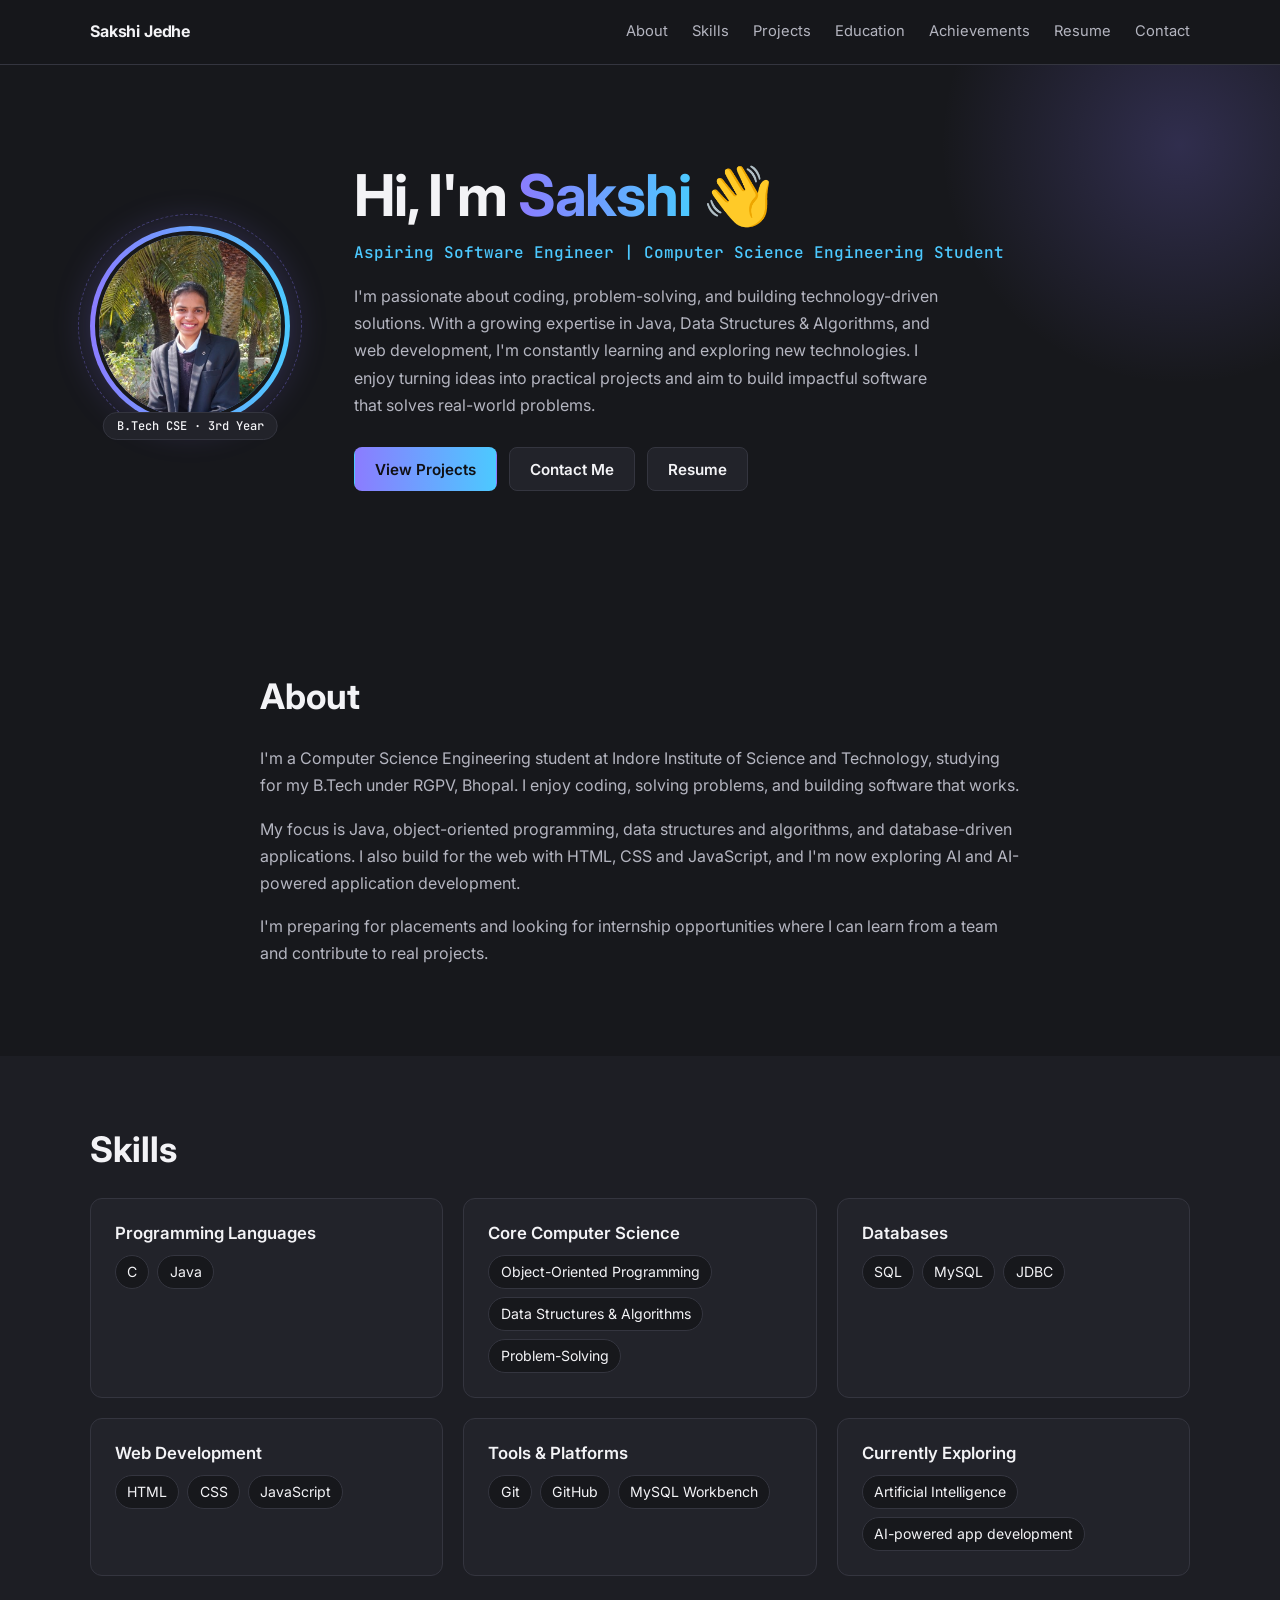
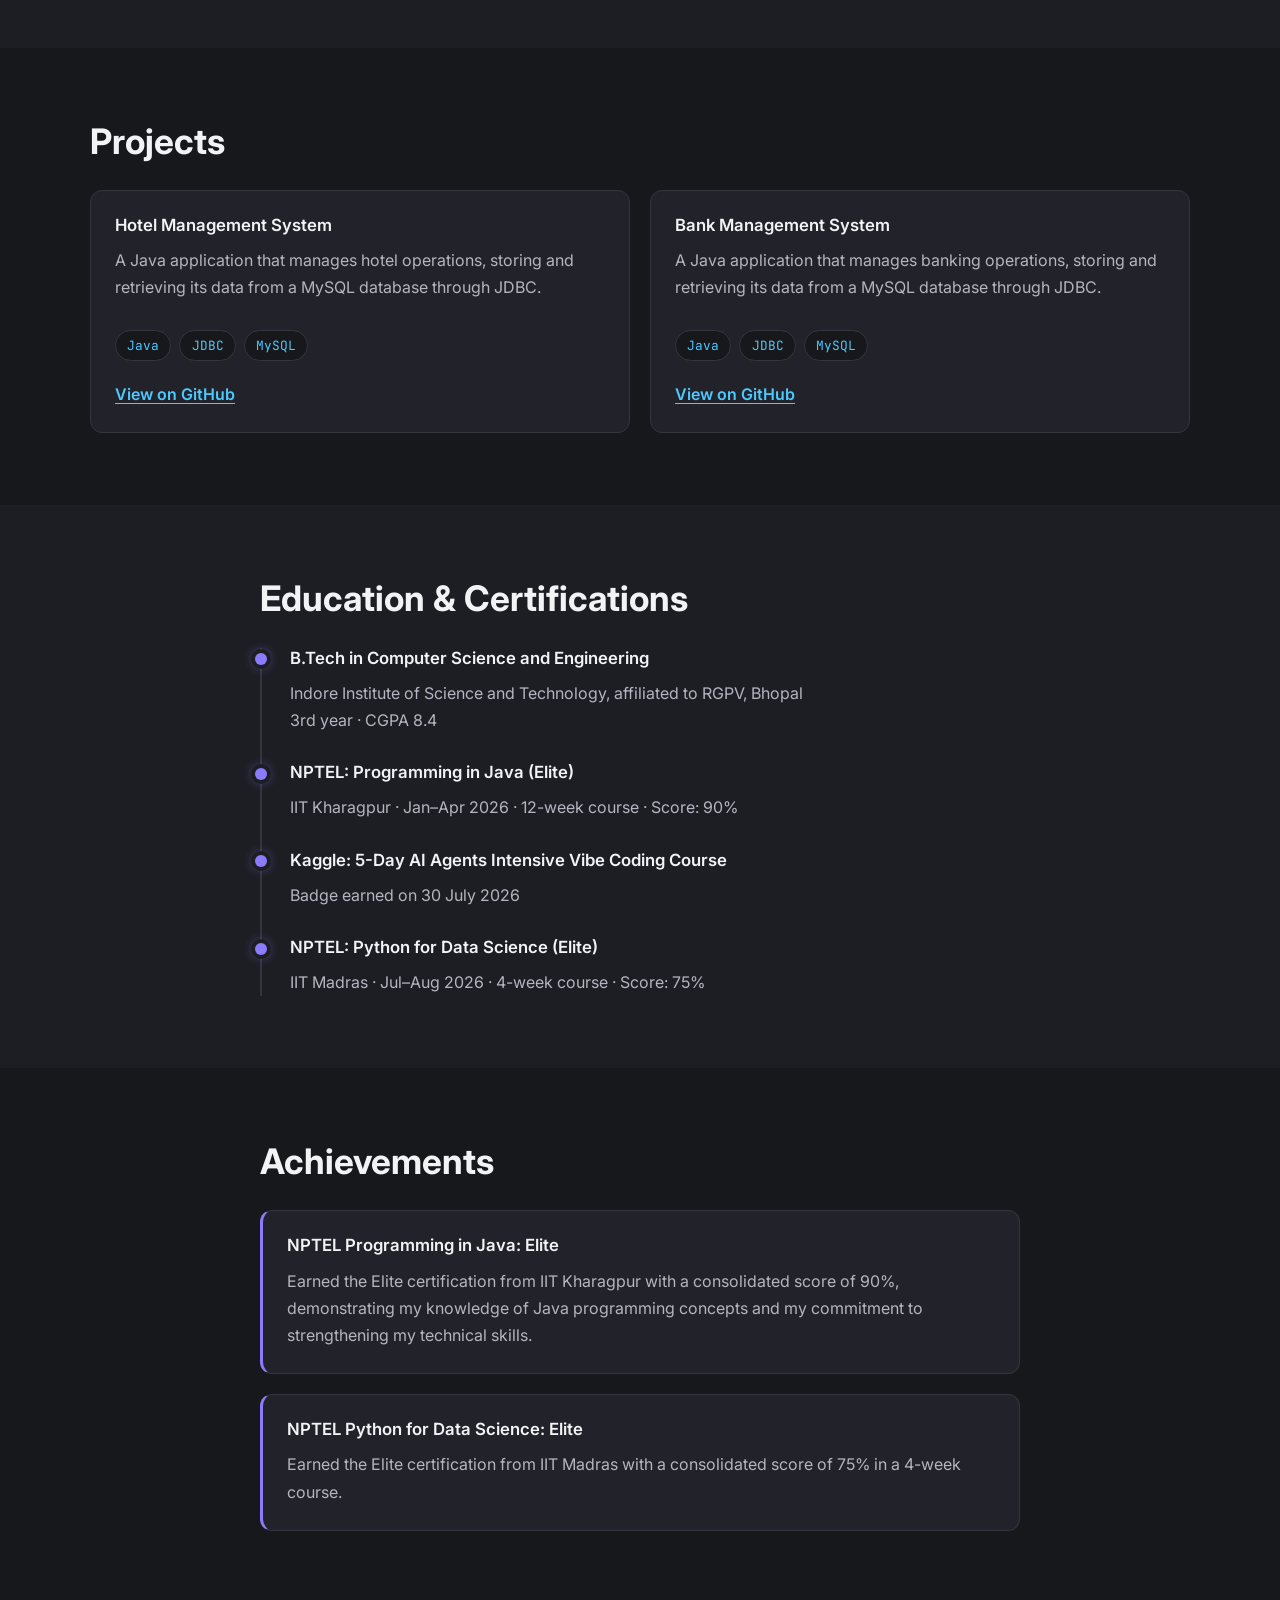
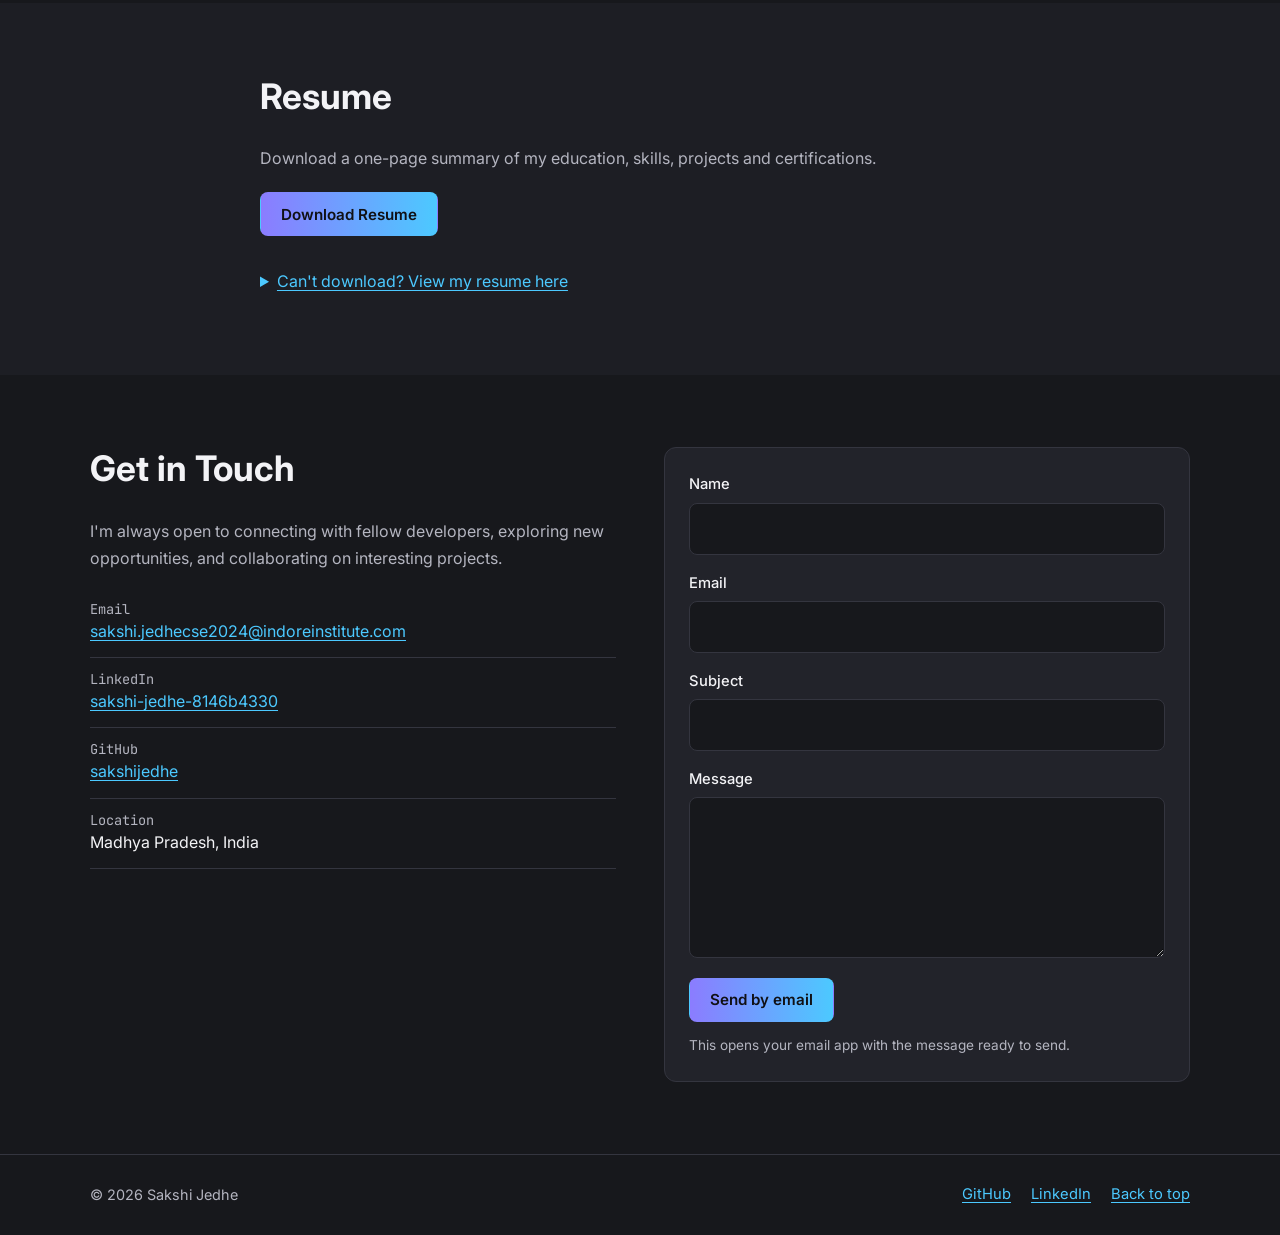
<file: index.html>
<!DOCTYPE html>
<html lang="en">
<head>
  <meta charset="UTF-8">
  <meta name="viewport" content="width=device-width, initial-scale=1">
  <title>Sakshi Jedhe | Aspiring Software Engineer</title>
  <meta name="description" content="Portfolio of Sakshi Jedhe, B.Tech CSE student skilled in Java, DSA, SQL and web development.">
  <meta name="theme-color" content="#141519">
  <link rel="preconnect" href="https://fonts.googleapis.com">
  <link rel="preconnect" href="https://fonts.gstatic.com" crossorigin>
  <link href="https://fonts.googleapis.com/css2?family=Inter:wght@400;500;600;700&family=JetBrains+Mono:wght@400;500&display=swap" rel="stylesheet">
  <link rel="stylesheet" href="style.css">
</head>
<body id="top">
  <a class="skip" href="#main">Skip to content</a>
  <input type="checkbox" id="nav-toggle" class="nav-toggle" aria-label="Toggle navigation menu">

  <header class="site-header">
    <div class="wrap bar">
      <a class="brand" href="#top">Sakshi Jedhe</a>
      <label for="nav-toggle" class="burger" aria-hidden="true"><span></span></label>
      <nav aria-label="Main navigation">
        <ul>
          <li><a href="#about">About</a></li>
          <li><a href="#skills">Skills</a></li>
          <li><a href="#projects">Projects</a></li>
          <li><a href="#education">Education</a></li>
          <li><a href="#achievements">Achievements</a></li>
          <li><a href="#resume">Resume</a></li>
          <li><a href="#contact">Contact</a></li>
        </ul>
      </nav>
    </div>
  </header>

  <main id="main">
    <section class="hero">
      <div class="wrap hero-grid">
        <figure class="photo">
          <img src="assests/profile.jpg" alt="Sakshi Jedhe smiling, wearing a dark blazer" width="600" height="600" fetchpriority="high">
          <figcaption>B.Tech CSE &middot; 3rd Year</figcaption>
        </figure>
        <div>
          <h1>Hi, I'm <span class="name">Sakshi</span> <span aria-hidden="true">👋</span></h1>
          <p class="role">Aspiring Software Engineer | Computer Science Engineering Student</p>
          <p class="lead">I'm passionate about coding, problem-solving, and building technology-driven solutions. With a growing expertise in Java, Data Structures &amp; Algorithms, and web development, I'm constantly learning and exploring new technologies. I enjoy turning ideas into practical projects and aim to build impactful software that solves real-world problems.</p>
          <div class="actions">
            <a class="btn primary" href="#projects">View Projects</a>
            <a class="btn" href="#contact">Contact Me</a>
            <a class="btn" href="#resume">Resume</a>
          </div>
        </div>
      </div>
    </section>

    <section id="about" class="section">
      <div class="wrap narrow">
        <h2>About</h2>
        <p>I'm a Computer Science Engineering student at Indore Institute of Science and Technology, studying for my B.Tech under RGPV, Bhopal. I enjoy coding, solving problems, and building software that works.</p>
        <p>My focus is Java, object-oriented programming, data structures and algorithms, and database-driven applications. I also build for the web with HTML, CSS and JavaScript, and I'm now exploring AI and AI-powered application development.</p>
        <p>I'm preparing for placements and looking for internship opportunities where I can learn from a team and contribute to real projects.</p>
      </div>
    </section>

    <section id="skills" class="section alt">
      <div class="wrap">
        <h2>Skills</h2>
        <div class="grid skills">
          <article class="card"><h3>Programming Languages</h3><ul class="tags"><li>C</li><li>Java</li></ul></article>
          <article class="card"><h3>Core Computer Science</h3><ul class="tags"><li>Object-Oriented Programming</li><li>Data Structures &amp; Algorithms</li><li>Problem-Solving</li></ul></article>
          <article class="card"><h3>Databases</h3><ul class="tags"><li>SQL</li><li>MySQL</li><li>JDBC</li></ul></article>
          <article class="card"><h3>Web Development</h3><ul class="tags"><li>HTML</li><li>CSS</li><li>JavaScript</li></ul></article>
          <article class="card"><h3>Tools &amp; Platforms</h3><ul class="tags"><li>Git</li><li>GitHub</li><li>MySQL Workbench</li></ul></article>
          <article class="card"><h3>Currently Exploring</h3><ul class="tags"><li>Artificial Intelligence</li><li>AI-powered app development</li></ul></article>
        </div>
      </div>
    </section>

    <section id="projects" class="section">
      <div class="wrap">
        <h2>Projects</h2>
        <div class="grid two">
          <article class="card project">
            <h3>Hotel Management System</h3>
            <p>A Java application that manages hotel operations, storing and retrieving its data from a MySQL database through JDBC.</p>
            <ul class="tags mono"><li>Java</li><li>JDBC</li><li>MySQL</li></ul>
            <a class="link" href="https://github.com/sakshijedhe/Java-Projects" target="_blank" rel="noopener noreferrer">View on GitHub<span class="sr"> (opens in a new tab)</span></a>
          </article>
          <article class="card project">
            <h3>Bank Management System</h3>
            <p>A Java application that manages banking operations, storing and retrieving its data from a MySQL database through JDBC.</p>
            <ul class="tags mono"><li>Java</li><li>JDBC</li><li>MySQL</li></ul>
            <a class="link" href="https://github.com/sakshijedhe/Java-Projects" target="_blank" rel="noopener noreferrer">View on GitHub<span class="sr"> (opens in a new tab)</span></a>
          </article>
        </div>
      </div>
    </section>

    <section id="education" class="section alt">
      <div class="wrap narrow">
        <h2>Education &amp; Certifications</h2>
        <ol class="timeline">
          <li>
            <h3>B.Tech in Computer Science and Engineering</h3>
            <p>Indore Institute of Science and Technology, affiliated to RGPV, Bhopal<br>3rd year &middot; CGPA 8.4</p>
          </li>
          <li>
            <h3>NPTEL: Programming in Java (Elite)</h3>
            <p>IIT Kharagpur &middot; Jan&ndash;Apr 2026 &middot; 12-week course &middot; Score: 90%</p>
          </li>
          <li>
            <h3>Kaggle: 5-Day AI Agents Intensive Vibe Coding Course</h3>
            <p>Badge earned on 30 July 2026</p>
          </li>
          <li>
            <h3>NPTEL: Python for Data Science (Elite)</h3>
            <p>IIT Madras &middot; Jul&ndash;Aug 2026 &middot; 4-week course &middot; Score: 75%</p>
          </li>
        </ol>
      </div>
    </section>

    <section id="achievements" class="section">
      <div class="wrap narrow">
        <h2>Achievements</h2>
        <article class="card highlight">
          <h3>NPTEL Programming in Java: Elite</h3>
          <p>Earned the Elite certification from IIT Kharagpur with a consolidated score of 90%, demonstrating my knowledge of Java programming concepts and my commitment to strengthening my technical skills.</p>
        </article>
        <article class="card highlight">
          <h3>NPTEL Python for Data Science: Elite</h3>
          <p>Earned the Elite certification from IIT Madras with a consolidated score of 75% in a 4-week course.</p>
        </article>
      </div>
    </section>

    <section id="resume" class="section alt">
      <div class="wrap narrow">
        <h2>Resume</h2>
        <p>Download a one-page summary of my education, skills, projects and certifications.</p>
        <div class="actions">
          <a class="btn primary" href="assests/resume.pdf" target="_blank" rel="noopener noreferrer">Download Resume<span class="sr"> (opens the PDF in a new tab)</span></a>
        </div>
        <details class="resume-view">
          <summary>Can't download? View my resume here</summary>
          <div class="resume-sheet">
            <img src="assests/resume.png" alt="Sakshi Jedhe's one-page resume: summary, education, skills, projects, certifications and achievements" width="1075" height="1521" loading="lazy">
          </div>
        </details>
      </div>
    </section>

    <section id="contact" class="section">
      <div class="wrap grid two contact">
        <div>
          <h2>Get in Touch</h2>
          <p>I'm always open to connecting with fellow developers, exploring new opportunities, and collaborating on interesting projects.</p>
          <ul class="details">
            <li><span>Email</span><a href="mailto:sakshi.jedhecse2024@indoreinstitute.com">sakshi.jedhecse2024@indoreinstitute.com</a></li>
            <li><span>LinkedIn</span><a href="https://www.linkedin.com/in/sakshi-jedhe-8146b4330" target="_blank" rel="noopener noreferrer">sakshi-jedhe-8146b4330<span class="sr"> (opens in a new tab)</span></a></li>
            <li><span>GitHub</span><a href="https://github.com/sakshijedhe" target="_blank" rel="noopener noreferrer">sakshijedhe<span class="sr"> (opens in a new tab)</span></a></li>
            <li><span>Location</span>Madhya Pradesh, India</li>
          </ul>
        </div>
        <form class="card" action="mailto:sakshi.jedhecse2024@indoreinstitute.com" method="post" enctype="text/plain">
          <div class="field"><label for="name">Name</label>
          <input id="name" name="name" type="text" autocomplete="name" required></div>
          <div class="field"><label for="email">Email</label>
          <input id="email" name="email" type="email" autocomplete="email" required></div>
          <div class="field"><label for="subject">Subject</label>
          <input id="subject" name="subject" type="text"></div>
          <div class="field"><label for="message">Message</label>
          <textarea id="message" name="message" rows="5" required></textarea></div>
          <button class="btn primary" type="submit">Send by email</button>
          <p class="note">This opens your email app with the message ready to send.</p>
        </form>
      </div>
    </section>
  </main>

  <footer class="site-footer">
    <div class="wrap bar">
      <p>&copy; 2026 Sakshi Jedhe</p>
      <ul class="social">
        <li><a href="https://github.com/sakshijedhe" target="_blank" rel="noopener noreferrer">GitHub<span class="sr"> (opens in a new tab)</span></a></li>
        <li><a href="https://www.linkedin.com/in/sakshi-jedhe-8146b4330" target="_blank" rel="noopener noreferrer">LinkedIn<span class="sr"> (opens in a new tab)</span></a></li>
        <li><a href="#top">Back to top</a></li>
      </ul>
    </div>
  </footer>
</body>
</html>
</file>
<file: style.css>
/* ===== Tokens ===== */
:root {
  --bg: #17181c;
  --bg-alt: #1d1e24;
  --card: #22232a;
  --line: #34353f;
  --text: #f3f3f6;
  --muted: #b4b5c0;
  --violet: #8b7cff;
  --blue: #4cc9ff;
  --grad: linear-gradient(90deg, var(--violet), var(--blue));
  --font: "Inter", system-ui, -apple-system, "Segoe UI", Roboto, sans-serif;
  --mono: "JetBrains Mono", ui-monospace, Consolas, monospace;
  --radius: 12px;
  --header-h: 64px;
}

/* ===== Base ===== */
*, *::before, *::after { box-sizing: border-box; }
html { scroll-behavior: smooth; scroll-padding-top: calc(var(--header-h) + 8px); }
body { margin: 0; background: var(--bg); color: var(--text); font: 400 1rem/1.7 var(--font); overflow-x: hidden; }
h1, h2, h3 { line-height: 1.2; margin: 0 0 .75rem; }
h1 { font-size: clamp(2.2rem, 6vw, 3.6rem); font-weight: 700; letter-spacing: -.02em; }
h2 { font-size: clamp(1.6rem, 4vw, 2.2rem); margin-bottom: 1.75rem; }
h3 { font-size: 1.05rem; font-weight: 600; }
p { margin: 0 0 1rem; color: var(--muted); }
ul, ol { list-style: none; margin: 0; padding: 0; }
a { color: var(--blue); text-decoration-thickness: 1px; text-underline-offset: 3px; }
a:hover { color: var(--text); }
:focus-visible { outline: 3px solid var(--blue); outline-offset: 3px; border-radius: 4px; }
.wrap { width: min(1100px, 100% - 2.5rem); margin-inline: auto; }
.narrow { max-width: 760px; }
.sr { position: absolute; width: 1px; height: 1px; overflow: hidden; clip-path: inset(50%); white-space: nowrap; }
.skip { position: absolute; left: 1rem; top: -4rem; background: var(--text); color: var(--bg); padding: .5rem 1rem; z-index: 100; border-radius: 6px; }
.skip:focus { top: 1rem; }

/* ===== Header and CSS-only mobile menu ===== */
.nav-toggle { position: fixed; top: 14px; right: 14px; width: 40px; height: 36px; opacity: 0; z-index: 60; margin: 0; cursor: pointer; }
.site-header { position: sticky; top: 0; z-index: 50; background: rgba(23, 24, 28, .92); backdrop-filter: blur(8px); border-bottom: 1px solid var(--line); }
.bar { display: flex; align-items: center; justify-content: space-between; min-height: var(--header-h); gap: 1rem; flex-wrap: wrap; }
.brand { color: var(--text); font-weight: 700; text-decoration: none; letter-spacing: -.01em; }
.burger { width: 40px; height: 36px; display: grid; place-items: center; cursor: pointer; }
.burger span, .burger span::before, .burger span::after { display: block; width: 22px; height: 2px; background: var(--text); border-radius: 2px; transition: transform .25s, opacity .25s; }
.burger span { position: relative; }
.burger span::before, .burger span::after { content: ""; position: absolute; left: 0; }
.burger span::before { top: -7px; }
.burger span::after { top: 7px; }
.nav-toggle:focus-visible ~ .site-header .burger { outline: 3px solid var(--blue); border-radius: 6px; }
.nav-toggle:checked ~ .site-header .burger span { background: transparent; }
.nav-toggle:checked ~ .site-header .burger span::before { transform: translateY(7px) rotate(45deg); }
.nav-toggle:checked ~ .site-header .burger span::after { transform: translateY(-7px) rotate(-45deg); }
.site-header nav { display: none; width: 100%; padding-bottom: .75rem; }
.nav-toggle:checked ~ .site-header nav { display: block; }
.site-header nav a { display: block; padding: .75rem .25rem; color: var(--muted); text-decoration: none; border-bottom: 1px solid var(--line); }
.site-header nav a:hover { color: var(--text); }

/* ===== Buttons ===== */
.actions { display: flex; flex-wrap: wrap; gap: .75rem; margin-top: 1.75rem; }
.btn { display: inline-flex; align-items: center; min-height: 44px; padding: .6rem 1.25rem; border: 1px solid var(--line); border-radius: 8px; color: var(--text); background: var(--card); font: 600 .95rem var(--font); text-decoration: none; cursor: pointer; transition: transform .2s, border-color .2s, box-shadow .2s; }
.btn:hover { transform: translateY(-2px); border-color: var(--violet); }
.btn.primary { background: var(--grad); color: #101014; border-color: transparent; }
.btn.primary:hover { box-shadow: 0 6px 24px rgba(139, 124, 255, .35); color: #101014; }

/* ===== Hero ===== */
.hero { position: relative; padding: 4rem 0 5rem; overflow: hidden; }
.hero::before { content: ""; position: absolute; width: 520px; height: 520px; right: -160px; top: -180px; background: radial-gradient(circle, rgba(139, 124, 255, .22), transparent 65%); pointer-events: none; }
.hero-grid { position: relative; display: grid; gap: 2.5rem; align-items: center; }
.role { color: var(--blue); font: 500 1rem var(--mono); margin-bottom: 1.25rem; }
.lead { max-width: 60ch; }

.photo { position: relative; margin: 0; width: min(56vw, 200px); aspect-ratio: 1; justify-self: center; padding: 5px; border-radius: 50%; background: var(--grad); box-shadow: 0 0 36px rgba(139, 124, 255, .25); animation: rise .8s ease-out both; }
.photo::before { content: ""; position: absolute; inset: -12px; border-radius: 50%; border: 1px dashed rgba(139, 124, 255, .35); animation: spin 40s linear infinite; }
.photo img { display: block; width: 100%; height: 100%; object-fit: cover; object-position: 50% 50%; border-radius: 50%; border: 4px solid var(--bg); }
.photo figcaption { position: absolute; left: 50%; bottom: -14px; transform: translateX(-50%); z-index: 2; white-space: nowrap; padding: .3rem .8rem; background: var(--card); border: 1px solid var(--line); border-radius: 999px; font: 500 .75rem var(--mono); color: var(--text); }
.name { background: var(--grad); -webkit-background-clip: text; background-clip: text; color: transparent; }

/* ===== Sections ===== */
.section { padding: 4.5rem 0; }
.section.alt { background: var(--bg-alt); }
.grid { display: grid; gap: 1.25rem; }
.card { background: var(--card); border: 1px solid var(--line); border-radius: var(--radius); padding: 1.5rem; }
.card p:last-child { margin-bottom: 0; }
.highlight { border-left: 3px solid var(--violet); }
.highlight + .highlight { margin-top: 1.25rem; }

/* Tags */
.tags { display: flex; flex-wrap: wrap; gap: .5rem; margin-top: .75rem; }
.tags li { padding: .25rem .7rem; border: 1px solid var(--line); border-radius: 999px; font-size: .88rem; color: var(--text); background: var(--bg); }
.tags.mono li { font-family: var(--mono); font-size: .8rem; color: var(--blue); }

/* Projects */
.project { display: flex; flex-direction: column; transition: transform .25s, border-color .25s, box-shadow .25s; }
.project:hover { transform: translateY(-4px); border-color: var(--violet); box-shadow: 0 10px 30px rgba(139, 124, 255, .15); }
.project .tags { margin-bottom: 1.25rem; }
.link { margin-top: auto; font-weight: 600; }

/* Timeline */
.timeline { position: relative; padding-left: 1.75rem; border-left: 2px solid var(--line); }
.timeline li { position: relative; padding-bottom: 1.75rem; }
.timeline li:last-child { padding-bottom: 0; }
.timeline li::before { content: ""; position: absolute; left: calc(-1.75rem - 7px); top: .35rem; width: 12px; height: 12px; border-radius: 50%; background: var(--violet); box-shadow: 0 0 0 4px var(--bg-alt), 0 0 12px var(--violet); }
.timeline p { margin: 0; }

/* Contact */
.details li { display: flex; flex-direction: column; padding: .75rem 0; border-bottom: 1px solid var(--line); overflow-wrap: anywhere; }
.details span:not(.sr) { color: var(--muted); font: 400 .85rem var(--mono); }
form .field { display: block; margin-top: 1rem; }
form .field:first-of-type { margin-top: 0; }
form label { display: block; margin: 0 0 .35rem; font-weight: 500; font-size: .92rem; }
input, textarea { display: block; width: 100%; padding: .7rem .9rem; background: var(--bg); color: var(--text); border: 1px solid var(--line); border-radius: 8px; font: inherit; }
input:focus, textarea:focus { outline: 2px solid var(--blue); border-color: transparent; }
textarea { resize: vertical; }
form .btn { margin-top: 1.25rem; }
.note { font-size: .85rem; margin: .75rem 0 0; }

/* Footer */
.site-footer { border-top: 1px solid var(--line); padding: .5rem 0; }
.site-footer p { margin: 0; font-size: .9rem; }
.social { display: flex; flex-wrap: wrap; gap: 1.25rem; }
.social a { display: inline-block; padding: .6rem 0; font-size: .92rem; }

/* Resume */


/* ===== Animation ===== */
@keyframes spin { to { transform: rotate(360deg); } }
@keyframes rise { from { opacity: 0; transform: translateY(16px); } to { opacity: 1; transform: none; } }

/* ===== Larger screens ===== */
@media (min-width: 768px) {
  .nav-toggle, .burger { display: none; }
  .site-header nav { display: block; width: auto; padding: 0; }
  .site-header nav ul { display: flex; gap: 1.5rem; }
  .site-header nav a { padding: .5rem 0; border: 0; font-size: .92rem; }
  .grid.two { grid-template-columns: repeat(2, 1fr); }
  .grid.skills { grid-template-columns: repeat(2, 1fr); }
}
@media (min-width: 1024px) {
  .hero { padding: 6rem 0 7rem; }
  .hero-grid { grid-template-columns: auto 1fr; gap: 4rem; }
  .grid.skills { grid-template-columns: repeat(3, 1fr); }
  .contact { align-items: start; gap: 3rem; }
}

@media (prefers-reduced-motion: reduce) {
  html { scroll-behavior: auto; }
  *, *::before, *::after { animation: none !important; transition: none !important; }
}

/* Resume fallback */
#resume .actions { margin-top: 1.25rem; }
.resume-view { margin-top: 1.5rem; max-width: 820px; }
.resume-view summary { cursor: pointer; color: var(--blue); padding: .5rem 0; text-decoration: underline; text-underline-offset: 3px; }
.resume-view summary:hover { color: var(--text); }
.resume-sheet { overflow-x: auto; margin-top: .75rem; border: 1px solid var(--line); border-radius: var(--radius); background: #fff; }
.resume-sheet img { display: block; width: 100%; min-width: 620px; height: auto; }
</file>
